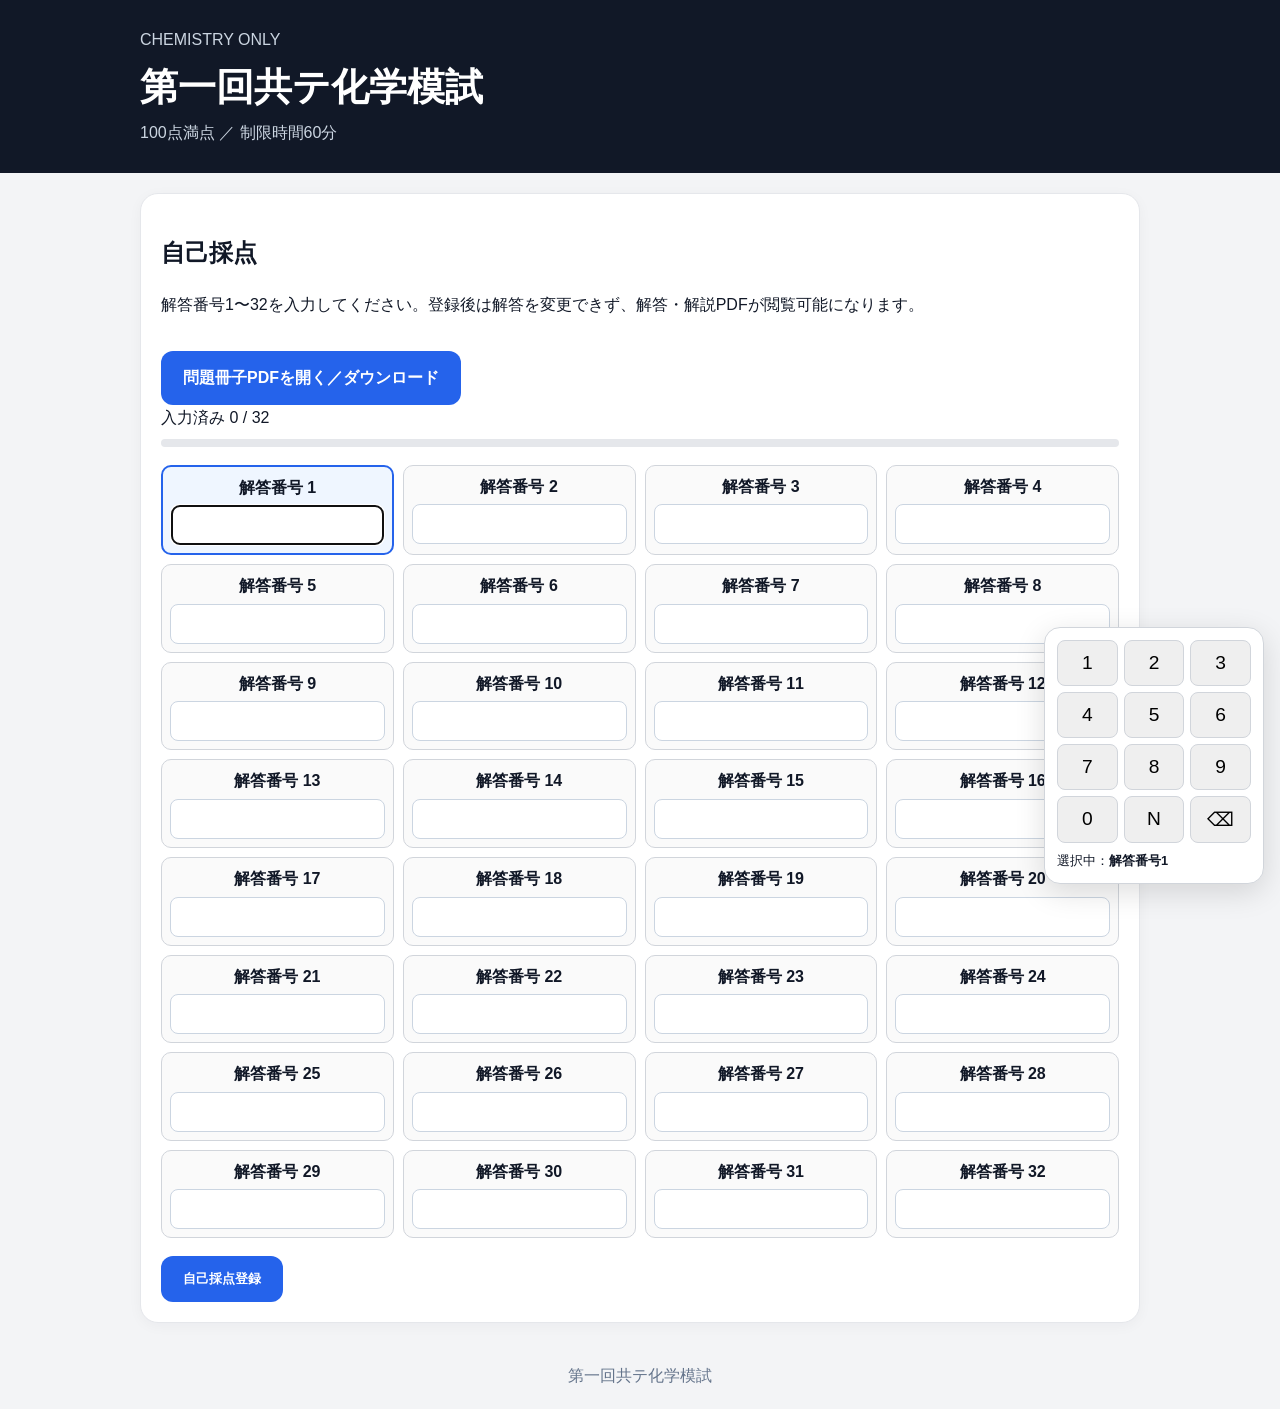
<file: index.html>
<!doctype html><html lang="ja"><head><meta charset="utf-8"><meta name="viewport" content="width=device-width,initial-scale=1"><title>第一回共テ化学模試｜自己採点</title><link rel="stylesheet" href="style.css"></head><body><header><div class="wrap"><p>CHEMISTRY ONLY</p><h1>第一回共テ化学模試</h1><p>100点満点 ／ 制限時間60分</p></div></header><main class="wrap"><section class="card"><h2>自己採点</h2><p>解答番号1〜32を入力してください。登録後は解答を変更できず、解答・解説PDFが閲覧可能になります。</p><a class="primary download-button" href="question.pdf" target="_blank" rel="noopener">問題冊子PDFを開く／ダウンロード</a><div id="progressText">入力済み 0 / 32</div><div class="track"><div id="progress"></div></div><div class="question-grid" id="questionGrid"></div><div class="keyboard" id="keyboard"><div class="key-grid"><button data-key="1">1</button><button data-key="2">2</button><button data-key="3">3</button><button data-key="4">4</button><button data-key="5">5</button><button data-key="6">6</button><button data-key="7">7</button><button data-key="8">8</button><button data-key="9">9</button><button data-key="0">0</button><button data-key="N">N</button><button data-key="back">⌫</button></div><p>選択中：<b id="activeLabel">解答番号1</b></p></div><button class="primary" id="submit">自己採点登録</button></section><section id="result" class="card hidden"></section><section id="statistics" class="card hidden"></section><section id="explanation" class="card hidden"><h2>解答・解説</h2><a class="primary" href="第一回共テ化学模試解答解説.pdf" target="_blank">解答・解説PDFを開く</a></section></main><footer>第一回共テ化学模試</footer><script src="app2.js"></script></body></html>
</file>
<file: style.css>
*{box-sizing:border-box}body{margin:0;background:#f3f4f6;color:#111827;font-family:-apple-system,BlinkMacSystemFont,"Segoe UI","Hiragino Kaku Gothic ProN","Yu Gothic",Meiryo,sans-serif;line-height:1.6}header{background:#111827;color:white;padding:24px 0}.wrap{width:min(100% - 24px,1000px);margin:auto}h1{margin:0;font-size:clamp(1.5rem,4vw,2.4rem)}header p{margin:3px 0;color:#cbd5e1}.card{background:white;border:1px solid #e5e7eb;border-radius:18px;padding:20px;margin:20px 0;box-shadow:0 3px 14px #0f172a0a}.warning{color:#b45309;background:#fffbeb;padding:10px;border-radius:8px}.track{height:8px;background:#e5e7eb;border-radius:9px;margin:8px 0 18px;overflow:hidden}.track div{height:100%;width:0;background:#2563eb}.question-grid{display:grid;grid-template-columns:repeat(4,1fr);gap:9px}.qcard{border:1px solid #d1d5db;border-radius:10px;padding:8px;text-align:center;background:#fafafa}.qcard.active{border:2px solid #2563eb;background:#eff6ff}.qcard.done{background:#f0fdf4;border-color:#86efac}.qcard input{width:100%;font-size:1.15rem;text-align:center;padding:8px;border:1px solid #cbd5e1;border-radius:8px;margin-top:5px}.keyboard{position:fixed;right:16px;bottom:16px;width:220px;background:#fff;border:1px solid #d1d5db;border-radius:16px;padding:12px;box-shadow:0 8px 30px #0002}.key-grid{display:grid;grid-template-columns:repeat(3,1fr);gap:6px}.key-grid button{font-size:1.2rem;padding:11px 0;border:1px solid #d1d5db;border-radius:8px}.keyboard p{margin:8px 0 0;font-size:.8rem}.primary{display:inline-flex;background:#2563eb;color:white;border:0;border-radius:12px;padding:14px 22px;font-weight:800;text-decoration:none;cursor:pointer;margin-top:18px}.hidden{display:none!important}.stats{display:grid;grid-template-columns:repeat(3,1fr);gap:10px}.stat{background:#eff6ff;border:1px solid #dbeafe;border-radius:12px;padding:12px}.stat strong{display:block;font-size:1.5rem}.score{font-size:3rem;font-weight:900;text-align:center}footer{text-align:center;color:#64748b;padding:20px}@media(max-width:700px){.question-grid{grid-template-columns:repeat(2,1fr)}.keyboard{position:static;width:auto;max-width:400px;margin:20px auto}.key-grid button{padding:14px}.card{padding:15px}.stats{grid-template-columns:1fr}}/* PC・タッチ端末とも専用キーパッドを表示 */
.keyboard{display:block}
.stats-summary{display:grid;grid-template-columns:repeat(5,minmax(0,1fr));gap:8px;margin:14px 0}
.stats-summary>div{padding:10px;border:1px solid #dbeafe;border-radius:10px;background:#eff6ff;text-align:center}
.stats-summary strong{display:block;font-size:.9rem;color:#475569}
.stats-summary span{font-size:1.2rem;font-weight:800}
.stats-table-wrap{overflow-x:auto}
.stats-table{width:100%;border-collapse:collapse;margin:10px 0}
.stats-table th,.stats-table td{padding:9px;border:1px solid #d1d5db;text-align:center;white-space:nowrap}
.stats-table th{background:#f1f5f9}
@media(max-width:700px){.stats-summary{grid-template-columns:repeat(2,minmax(0,1fr))}}
</file>
